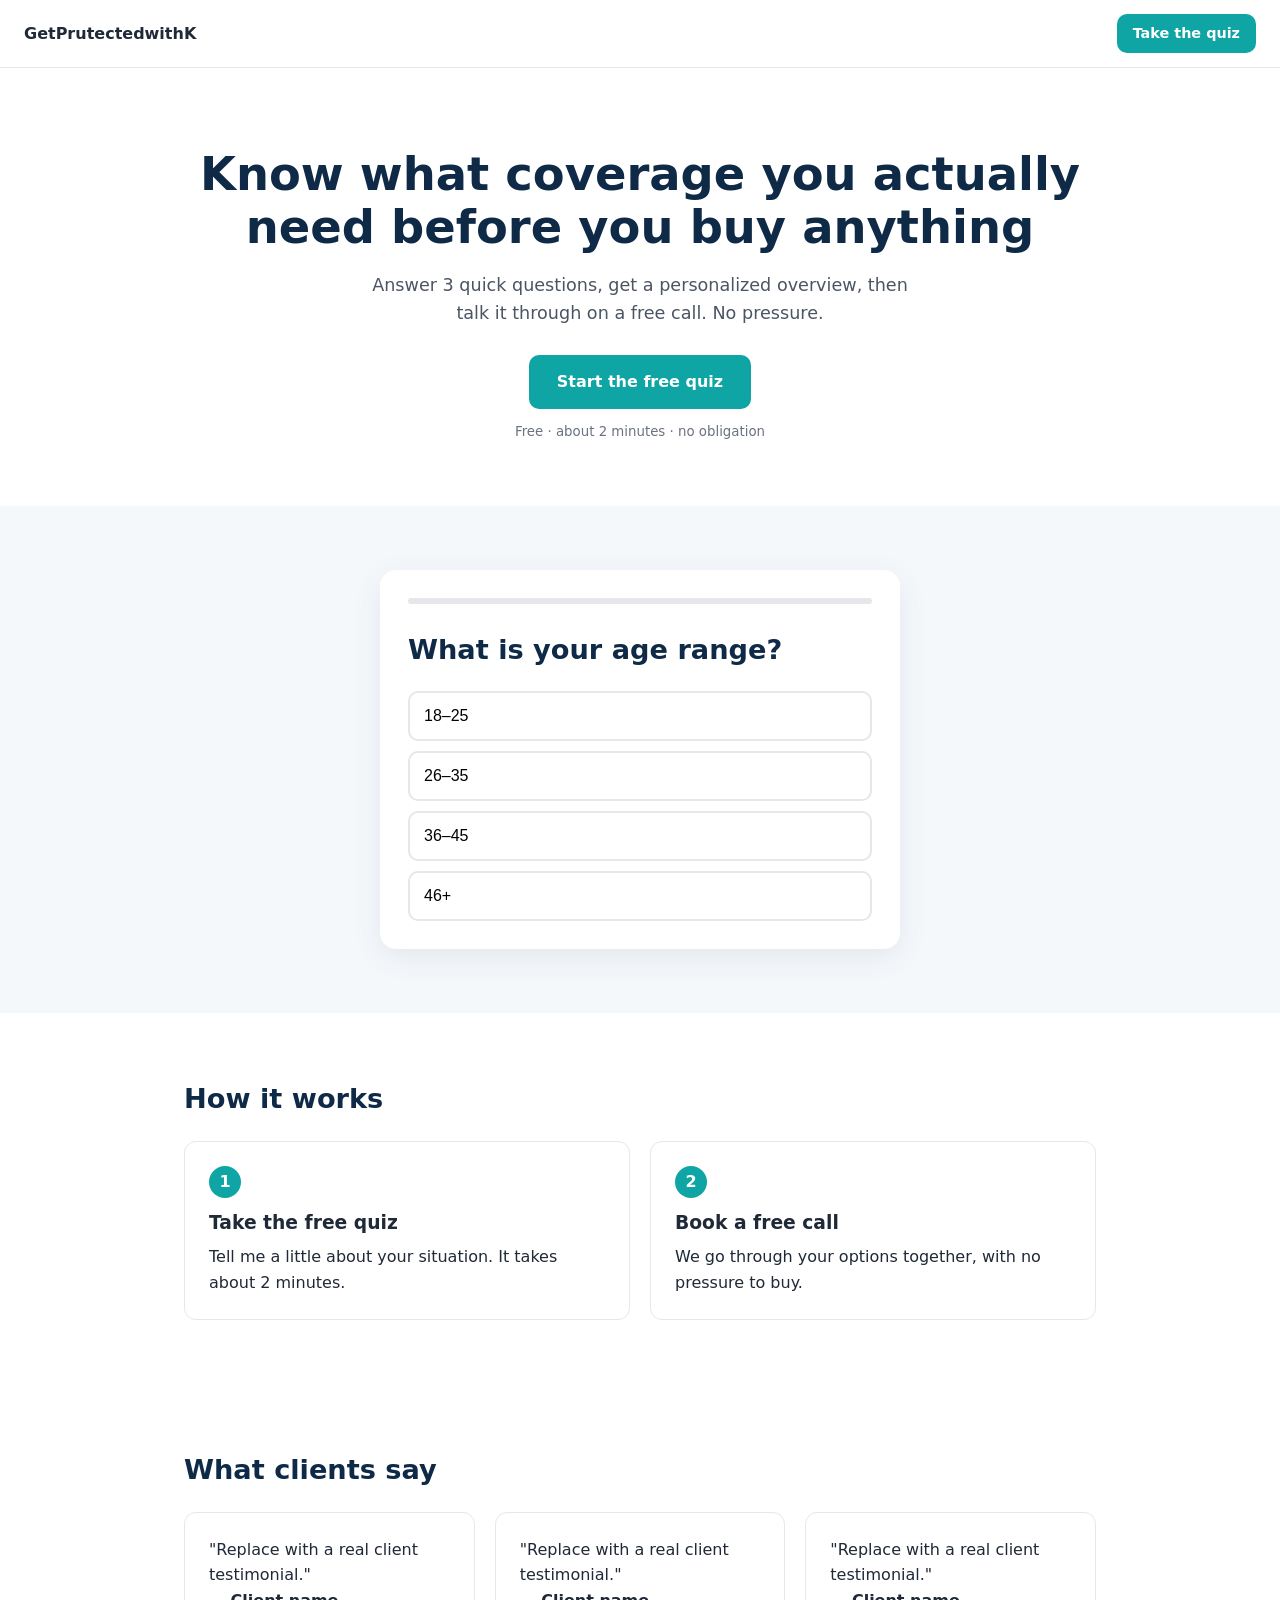
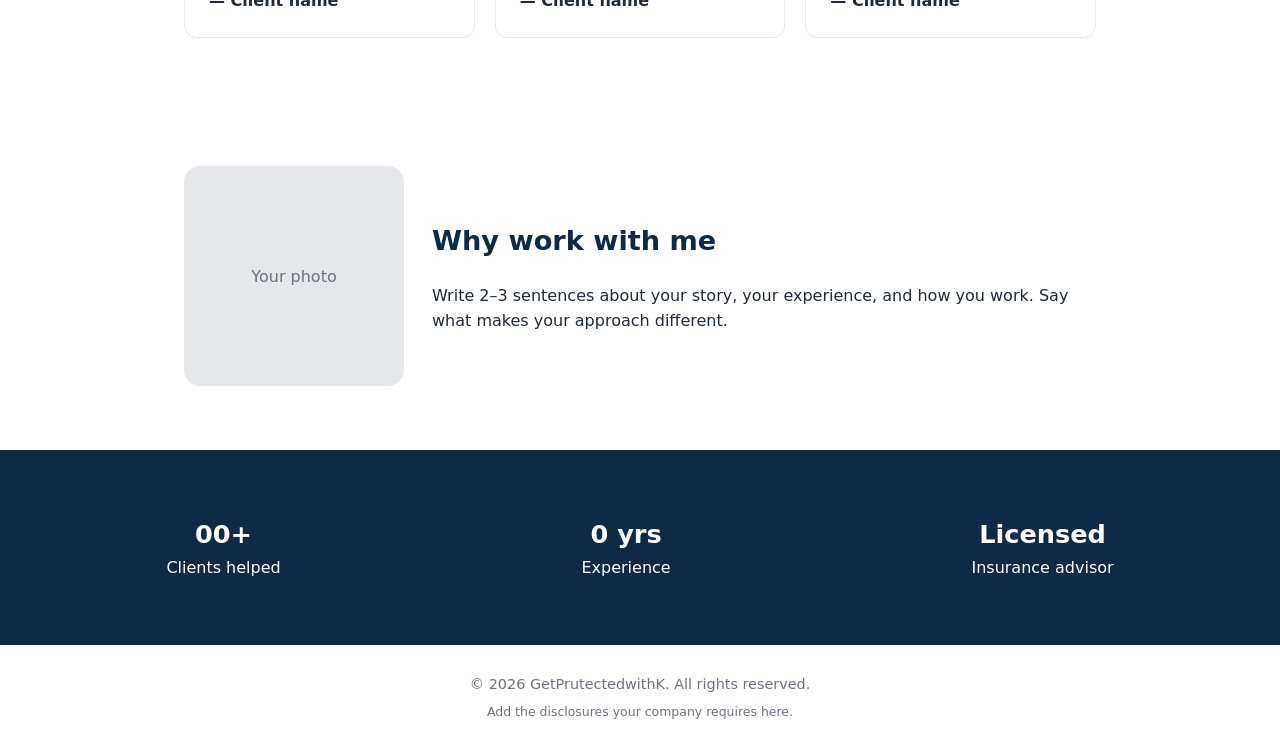
<file: index.html>
<!DOCTYPE html>
<html lang="en">
<head>
  <meta charset="UTF-8">
  <meta name="viewport" content="width=device-width, initial-scale=1">
  <title>Free Coverage Check | GetPrutectedwithK</title>
  <meta name="description" content="Take a 2-minute quiz, get a personalized overview, then talk it through on a free call.">
  <link rel="stylesheet" href="style.css">
</head>
<body>
  <header class="nav">
    <strong>GetPrutectedwithK</strong>
    <a class="btn small" href="#quiz">Take the quiz</a>
  </header>

  <section class="hero">
    <h1>Know what coverage you actually need before you buy anything</h1>
    <p>Answer 3 quick questions, get a personalized overview, then talk it through on a free call. No pressure.</p>
    <a class="btn" href="#quiz">Start the free quiz</a>
    <small>Free · about 2 minutes · no obligation</small>
  </section>

  <section id="quiz" class="quiz">
    <div class="quiz-card">
      <div class="progress"><div id="bar"></div></div>

      <div class="step active" data-step="1">
        <h2>What is your age range?</h2>
        <div class="options" data-key="age">
          <button type="button">18–25</button>
          <button type="button">26–35</button>
          <button type="button">36–45</button>
          <button type="button">46+</button>
        </div>
      </div>

      <div class="step" data-step="2">
        <h2>What matters most to you right now?</h2>
        <div class="options" data-key="priority">
          <button type="button">Protecting my family</button>
          <button type="button">Health and critical illness</button>
          <button type="button">Savings and future goals</button>
          <button type="button">Not sure yet</button>
        </div>
        <button type="button" class="link back">← Back</button>
      </div>

      <div class="step" data-step="3">
        <h2>What monthly budget feels comfortable?</h2>
        <div class="options" data-key="budget">
          <button type="button">Below ₱2,000</button>
          <button type="button">₱2,000 – ₱5,000</button>
          <button type="button">₱5,000 – ₱10,000</button>
          <button type="button">Above ₱10,000</button>
        </div>
        <button type="button" class="link back">← Back</button>
      </div>

      <div class="step" data-step="4">
        <h2>Where should I send your overview?</h2>
        <form id="lead-form">
          <input type="text" name="name" placeholder="Full name" required>
          <input type="email" name="email" placeholder="Email" required>
          <input type="tel" name="phone" placeholder="Mobile number">
          <input type="text" name="website" class="hp" tabindex="-1" autocomplete="off" aria-hidden="true">
          <label class="check">
            <input type="checkbox" name="consent" required>
            <span>I agree to be contacted and to the <a href="privacy.html">Privacy Policy</a>.</span>
          </label>
          <button type="submit" class="btn">Get my overview</button>
          <p id="form-status" role="status"></p>
        </form>
        <button type="button" class="link back">← Back</button>
      </div>

      <div class="step" data-step="5">
        <h2>Thank you!</h2>
        <p>I'll be in touch shortly. Want to go through your results together?</p>
        <a id="book-link" class="btn" href="#">Book a free call</a>
      </div>
    </div>
  </section>

  <section class="how">
    <h2>How it works</h2>
    <div class="cards two">
      <div class="card"><span class="num">1</span><h3>Take the free quiz</h3><p>Tell me a little about your situation. It takes about 2 minutes.</p></div>
      <div class="card"><span class="num">2</span><h3>Book a free call</h3><p>We go through your options together, with no pressure to buy.</p></div>
    </div>
  </section>

  <section class="proof">
    <h2>What clients say</h2>
    <div class="cards">
      <div class="card"><p>"Replace with a real client testimonial."</p><strong>— Client name</strong></div>
      <div class="card"><p>"Replace with a real client testimonial."</p><strong>— Client name</strong></div>
      <div class="card"><p>"Replace with a real client testimonial."</p><strong>— Client name</strong></div>
    </div>
  </section>

  <section class="about">
    <div class="about-photo">Your photo</div>
    <div>
      <h2>Why work with me</h2>
      <p>Write 2–3 sentences about your story, your experience, and how you work. Say what makes your approach different.</p>
    </div>
  </section>

  <section class="stats">
    <div><strong>00+</strong><span>Clients helped</span></div>
    <div><strong>0 yrs</strong><span>Experience</span></div>
    <div><strong>Licensed</strong><span>Insurance advisor</span></div>
  </section>

  <footer>
    <p>© 2026 GetPrutectedwithK. All rights reserved.</p>
    <p class="fine">Add the disclosures your company requires here.</p>
  </footer>

  <script src="config.js"></script>
  <script src="script.js"></script>
</body>
</html>
</file>
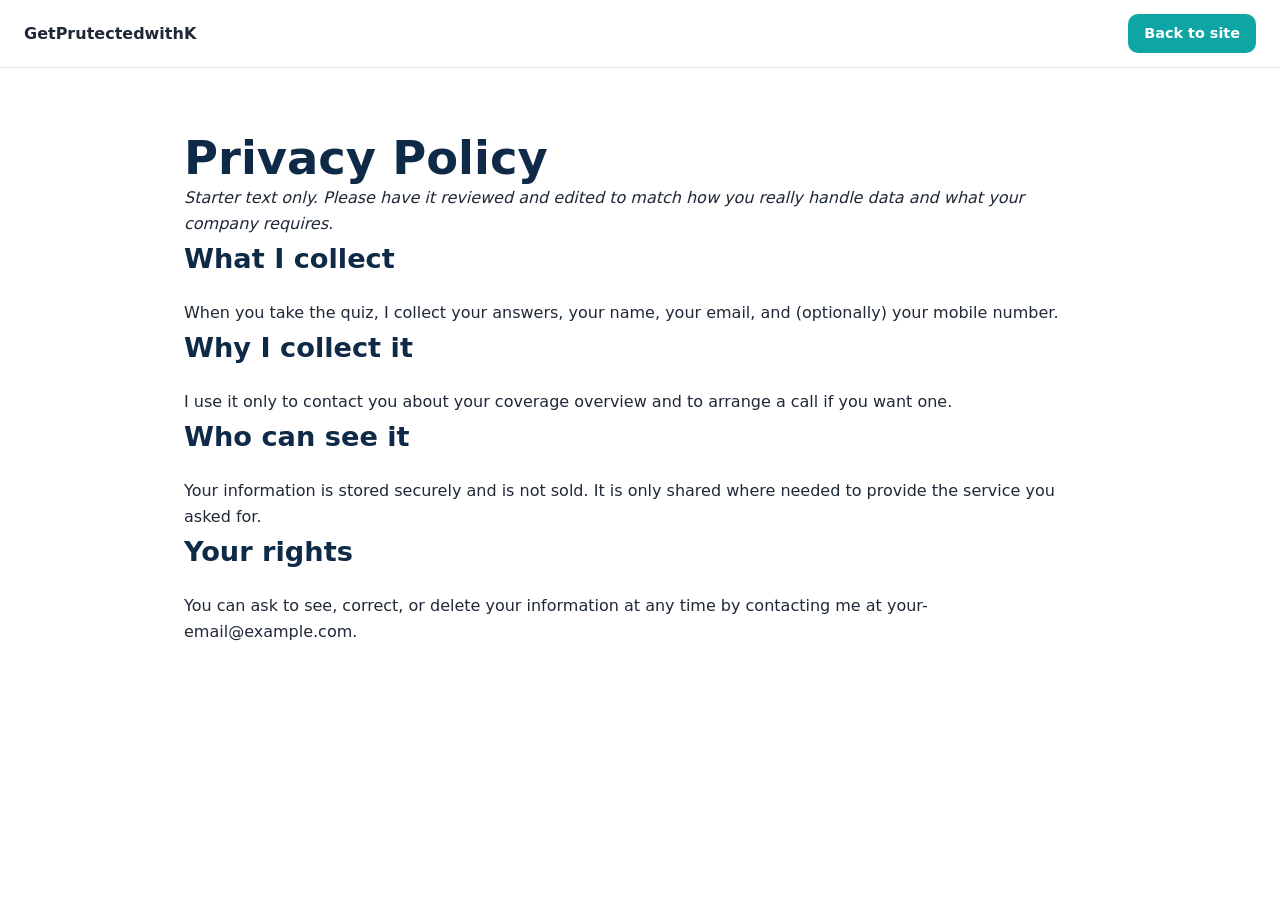
<file: privacy.html>
<!DOCTYPE html>
<html lang="en">
<head>
  <meta charset="UTF-8">
  <meta name="viewport" content="width=device-width, initial-scale=1">
  <title>Privacy Policy | GetPrutectedwithK</title>
  <link rel="stylesheet" href="style.css">
</head>
<body>
  <header class="nav">
    <strong>GetPrutectedwithK</strong>
    <a class="btn small" href="index.html">Back to site</a>
  </header>
  <section>
    <h1>Privacy Policy</h1>
    <p><em>Starter text only. Please have it reviewed and edited to match how you really handle data and what your company requires.</em></p>
    <h2>What I collect</h2>
    <p>When you take the quiz, I collect your answers, your name, your email, and (optionally) your mobile number.</p>
    <h2>Why I collect it</h2>
    <p>I use it only to contact you about your coverage overview and to arrange a call if you want one.</p>
    <h2>Who can see it</h2>
    <p>Your information is stored securely and is not sold. It is only shared where needed to provide the service you asked for.</p>
    <h2>Your rights</h2>
    <p>You can ask to see, correct, or delete your information at any time by contacting me at your-email@example.com.</p>
  </section>
</body>
</html>
</file>
<file: style.css>
:root { --navy: #0f2a47; --accent: #0ea5a4; --bg: #f5f8fb; --text: #1f2937; }
* { box-sizing: border-box; margin: 0; padding: 0; }
body { font-family: system-ui, sans-serif; color: var(--text); line-height: 1.6; }
section { padding: 64px 24px; max-width: 960px; margin: 0 auto; }
h1 { font-size: clamp(1.9rem, 5vw, 2.9rem); line-height: 1.15; color: var(--navy); }
h2 { font-size: 1.7rem; color: var(--navy); margin-bottom: 20px; }

.nav { display: flex; justify-content: space-between; align-items: center;
       padding: 14px 24px; border-bottom: 1px solid #e5e7eb; }

.btn { display: inline-block; background: var(--accent); color: #fff; border: 0;
       padding: 14px 28px; border-radius: 10px; font-size: 1rem; font-weight: 600;
       text-decoration: none; cursor: pointer; }
.btn:hover { filter: brightness(0.92); }
.btn:disabled { opacity: .6; cursor: wait; }
.btn.small { padding: 8px 16px; font-size: .9rem; }

.hero { text-align: center; padding-top: 80px; }
.hero p { margin: 16px auto 28px; max-width: 560px; font-size: 1.1rem; color: #4b5563; }
.hero small { display: block; margin-top: 12px; color: #6b7280; }

.quiz { max-width: none; background: var(--bg); }
.quiz-card { max-width: 520px; margin: 0 auto; background: #fff; padding: 28px;
             border-radius: 16px; box-shadow: 0 8px 30px rgba(15,42,71,.08); }
.progress { height: 6px; background: #e5e7eb; border-radius: 99px; margin-bottom: 24px; overflow: hidden; }
#bar { height: 100%; width: 0; background: var(--accent); transition: width .3s; }
.step { display: none; }
.step.active { display: block; }
.options { display: grid; gap: 10px; margin-top: 8px; }
.options button { padding: 14px; border: 2px solid #e5e7eb; background: #fff; border-radius: 10px;
                  font-size: 1rem; cursor: pointer; text-align: left; }
.options button:hover { border-color: var(--accent); }
.link { background: none; border: 0; color: #6b7280; margin-top: 16px; cursor: pointer; }

form { display: grid; gap: 12px; margin-top: 8px; }
input[type=text], input[type=email], input[type=tel] {
  padding: 13px; border: 1px solid #d1d5db; border-radius: 10px; font: inherit; }
.check { display: flex; gap: 8px; font-size: .88rem; color: #4b5563; }
.hp { position: absolute; left: -9999px; }
#form-status { text-align: center; color: #b91c1c; }

.cards { display: grid; gap: 20px; grid-template-columns: repeat(auto-fit, minmax(240px, 1fr)); }
.card { padding: 24px; border: 1px solid #e5e7eb; border-radius: 12px; }
.card h3 { margin-bottom: 6px; }
.num { display: inline-grid; place-items: center; width: 32px; height: 32px; border-radius: 50%;
       background: var(--accent); color: #fff; font-weight: 700; margin-bottom: 10px; }

.about { display: grid; gap: 28px; align-items: center; grid-template-columns: 220px 1fr; }
.about-photo { aspect-ratio: 1; background: #e5e7eb; border-radius: 16px; display: grid;
               place-items: center; color: #6b7280; }

.stats { display: flex; justify-content: space-around; gap: 16px; text-align: center; flex-wrap: wrap;
         background: var(--navy); color: #fff; max-width: none; }
.stats strong { display: block; font-size: 1.6rem; }

footer { text-align: center; padding: 28px 24px; color: #6b7280; font-size: .9rem; }
.fine { font-size: .78rem; margin-top: 6px; }

@media (max-width: 640px) { .about { grid-template-columns: 1fr; } }
</file>
